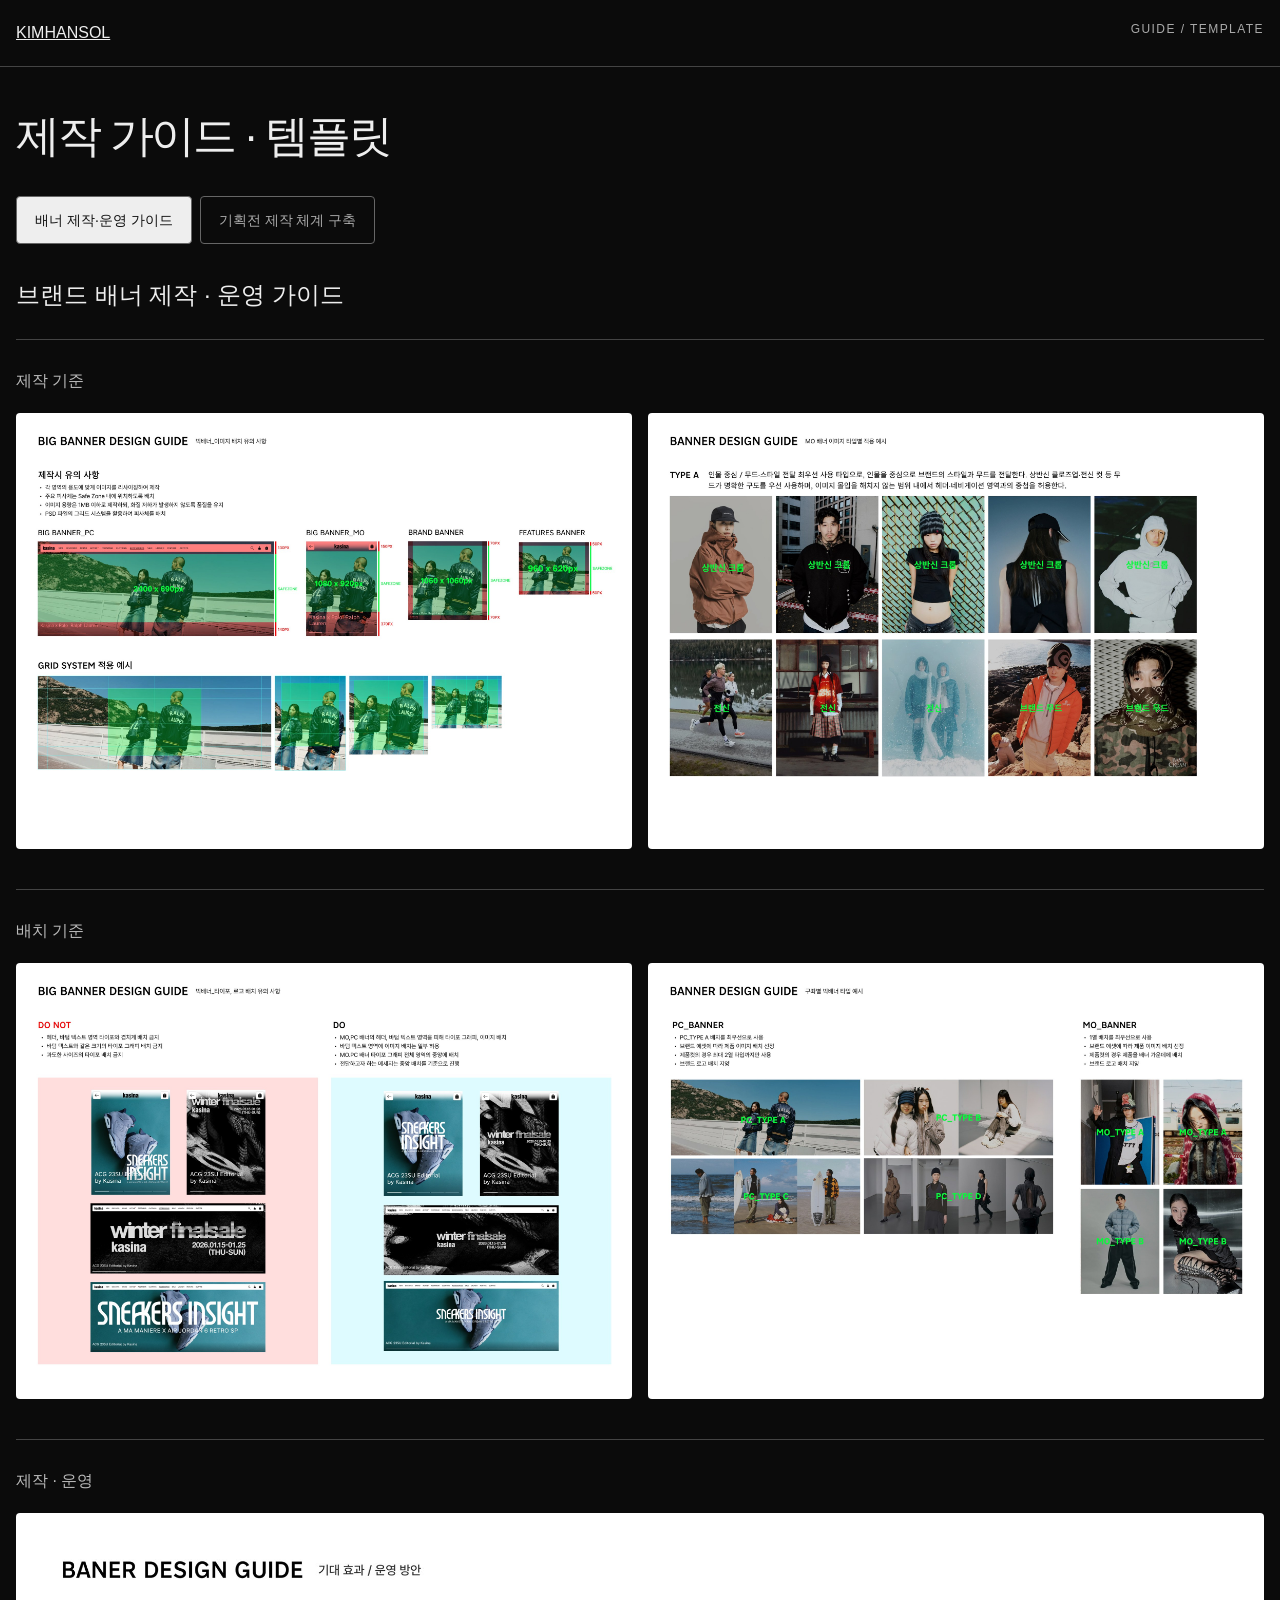
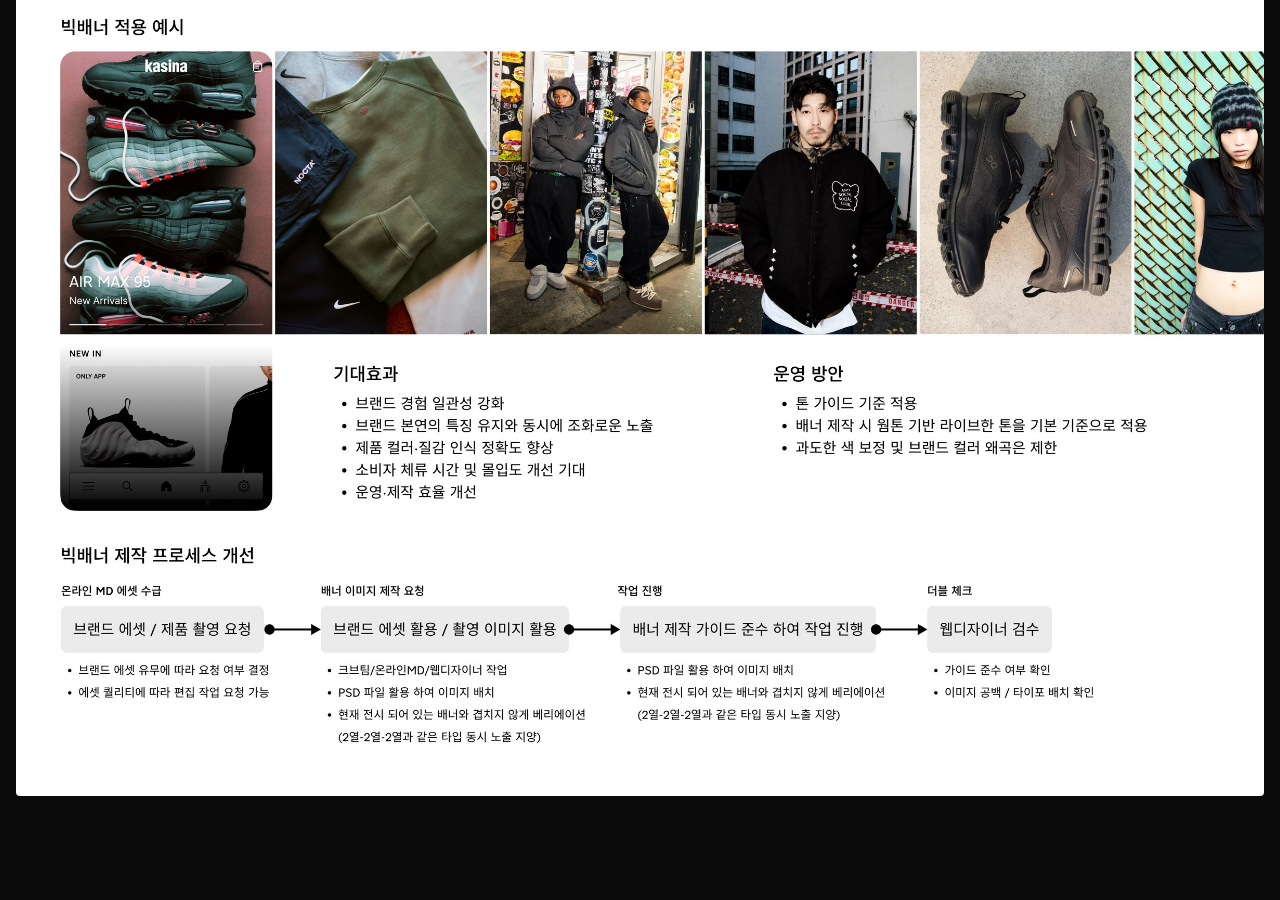
<file: wireframes/workflow.html>
<!doctype html><html lang="ko"><meta charset="utf-8"><meta name="viewport" content="width=device-width,initial-scale=1"><title>제작 가이드 · 템플릿 — KIMHANSOL</title><style>
*{box-sizing:border-box}body{margin:0;background:#0b0b0b;color:#eee;font-family:Arial,'Apple SD Gothic Neo',sans-serif;line-height:1.6}a{color:inherit}header{padding:22px 4%;border-bottom:1px solid #444;display:flex;justify-content:space-between}main{max-width:1080px;margin:auto;padding:70px 4%}h1{font-size:clamp(38px,6vw,76px);line-height:1.1;letter-spacing:-.05em;margin:20px 0}h2{font-size:30px;line-height:1.3}h3{font-size:20px}p{color:#aaa;max-width:760px}.label{font-size:12px;letter-spacing:.12em;color:#aaa}.grid{display:grid;grid-template-columns:1fr 1fr;gap:24px}.card{border:1px solid #666;padding:28px;text-decoration:none;display:block}.evidence{display:block;width:100%;height:auto;background:#fff}.evidence-link{display:block}.caption{font-size:13px;color:#aaa;margin:8px 0 20px}.placeholder{border:1px dashed #777;background:repeating-linear-gradient(135deg,#181818,#181818 12px,#202020 12px,#202020 13px);padding:40px 24px;min-height:170px;display:flex;flex-direction:column;align-items:center;justify-content:center;text-align:center;color:#ccc}.placeholder small{color:#999;margin-top:10px}nav{display:flex;gap:10px;margin:45px 0 20px}button{background:transparent;color:#aaa;border:1px solid #666;padding:14px 20px;cursor:pointer;font:inherit}button[aria-selected=true]{background:#eee;color:#111}section{padding:44px 0;border-top:1px solid #444}.step{display:grid;grid-template-columns:220px 1fr;gap:40px}.flow{display:grid;grid-template-columns:repeat(4,1fr);gap:12px}.flow div{border:1px solid #666;padding:24px 16px;position:relative}.flow div:not(:last-child):after{content:'→';position:absolute;right:-13px;top:40%;background:#0b0b0b;z-index:1}.note{border-left:2px solid #aaa;padding:12px 20px;color:#bbb}.tag{font-size:12px;border:1px solid #777;padding:4px 8px;color:#ccc}.intro{margin-bottom:50px}.hidden{display:none}footer{padding:30px 4%;color:#999;border-top:1px solid #444}@media(max-width:700px){main{padding-top:40px}.grid,.step,.flow{grid-template-columns:1fr}.step{gap:12px}.flow div:not(:last-child):after{content:'↓';top:auto;bottom:-17px;left:50%;right:auto}.card{padding:20px}nav{flex-direction:column}h2{font-size:25px}}
.type-layout{display:grid;grid-template-columns:300px 1fr;gap:32px}.type-buttons{display:grid;gap:8px}.type-buttons button{text-align:left;padding:12px;font-size:14px}.type-buttons button.active{background:#eee;color:#111}.type-detail{border:1px solid #555;padding:28px}.page-mock{background:#eee;color:#222;padding:18px;margin:26px 0;display:grid;gap:10px}.mock-box{border:1px solid #999;background:#ddd;text-align:center;padding:18px;font-size:12px}.mock-hero{min-height:140px;display:grid;place-items:center}.mock-cols{display:grid;grid-template-columns:1fr 1fr;gap:10px}.mock-copy{padding:15px;text-align:center;border-bottom:1px solid #aaa;font-size:12px}.mock-cta{background:#333;color:white;padding:10px;text-align:center;font-size:12px}.mock-nav{border:1px solid #999;padding:8px;text-align:center;font-size:11px}.page-mock.vertical .mock-hero{width:45%;min-height:240px;margin:auto}@media(max-width:700px){.type-layout{grid-template-columns:1fr}.type-buttons{grid-template-columns:1fr 1fr}.type-detail{padding:18px}}.mock-products{display:grid;grid-template-columns:repeat(4,minmax(0,1fr));gap:8px}.mock-product{min-width:0;font-size:10px}.mock-product>div{aspect-ratio:1;background:#ccc;border:1px solid #aaa;display:grid;place-items:center;font-size:9px}.mock-product small{display:block;padding:6px 0;font-size:9px;color:#555}.mock-hero{min-height:0;padding:0;width:100%}.mock-hero.launch-ratio{aspect-ratio:4/3}.mock-hero.promo-ratio{aspect-ratio:2400/960}.wire-coupon{display:flex;align-items:center;justify-content:space-between;background:#333;color:#fff;border:1px solid #333;border-radius:4px;padding:16px 0 16px 16px;text-align:left}.wire-coupon strong{display:block;font-size:15px;line-height:1.4}.wire-coupon span{display:block;font-size:11px;margin-top:4px}.wire-coupon small{display:block;font-size:10px;color:rgba(255,255,255,.35);margin-top:4px}.coupon-download{border-left:1px dashed #777;padding:8px 22px;display:grid;place-items:center}.mock-benefits{display:grid;grid-template-columns:1fr 1fr;gap:12px}.benefit-card{background:#e0e0e0;border:1px solid #bbb;padding:12px;display:flex;flex-direction:column;justify-content:space-between}.benefit-card .wire-coupon{margin-top:18px}.gift-wire,.reward-wire{display:flex;flex-direction:column;align-items:center;text-align:center;gap:8px;padding:18px 8px;font-size:12px}.gift-image{width:90px;aspect-ratio:1;background:#ccc;border:1px dashed #999;display:grid;place-items:center;font-size:10px}.reward-wire strong{font-size:20px}.reward-wire b{border-top:1px solid #aaa;width:100%;padding-top:12px;margin-top:15px;font-size:11px}.reward-wire small,.gift-wire small{color:#666}.benefit-card .coupon-download{padding:8px 12px}@media(max-width:700px){.mock-benefits{grid-template-columns:1fr}}main{width:100%;max-width:1080px;padding-left:24px;padding-right:24px}.type-layout{grid-template-columns:240px minmax(0,1fr);gap:20px}.type-detail{padding:20px}.wire-coupon{background:#dedede;color:#333;border:1px solid #999;border-radius:4px}.wire-coupon strong{font-size:12px;font-weight:400}.wire-coupon span,.wire-coupon small{color:#666}.coupon-download{border-color:#999}.wire-coupon svg{width:16px;height:16px}.reward-wire strong{font-size:13px;font-weight:400}.gift-image{background:#ddd}.mock-cta{background:#ddd;border:1px solid #999;color:#333}.benefit-card{background:#e6e6e6}.page-mock{gap:8px}@media(max-width:700px){.type-layout{grid-template-columns:1fr}main{padding-left:18px;padding-right:18px}}
/* Separate the process summary from the original guide document. */
.guide-operation h2{font-size:30px;font-weight:400;margin:12px 0 16px}
.operation-intro{font-size:14px;line-height:1.8;margin:0 0 32px}
.operation-flow{display:grid;grid-template-columns:repeat(4,minmax(0,1fr));gap:32px;padding:0;margin:0 0 48px;list-style:none}
.operation-flow li{position:relative;display:flex;align-items:center;justify-content:center;min-height:76px;padding:16px 12px;border:1px solid #555;border-radius:4px;background:#111;text-align:center;font-size:14px;font-weight:400}
.operation-flow li:first-child,.operation-flow li:last-child{border-radius:4px}
.operation-flow li>svg{position:absolute;left:calc(100% + 4px);top:50%;transform:translateY(-50%);color:#999}
.guide-document{max-width:820px;margin:0 auto;padding:20px;border:1px solid #444;border-radius:4px;background:#111}
.guide-document figcaption{display:flex;justify-content:space-between;gap:12px;margin:0 0 16px;color:#aaa;font-size:12px}
.guide-document .evidence{display:block;width:100%;height:auto;margin:0}
.guide-document .evidence-link{cursor:zoom-in}
.guide-operation>.caption{max-width:820px;margin:16px auto 0;font-size:12px}
@media(max-width:700px){.operation-flow{grid-template-columns:1fr 1fr;gap:20px 32px;margin-bottom:32px}.operation-flow li>svg{display:none}.operation-flow li{min-height:68px;font-size:13px}.guide-document{padding:12px}.guide-document figcaption{font-size:11px}.guide-operation h2{font-size:26px}}
.guide-document{max-width:none;margin:0;padding:0;border:0;background:transparent;border-radius:0}.operation-flow{margin-bottom:40px}
/* Concise guide: original documents with short section labels. */
header{padding:20px 16px}main{max-width:1440px;padding:40px 16px 64px}
.intro{margin:0 0 32px}.intro h1{font-size:clamp(28px,4vw,44px);font-weight:400;line-height:1.3;margin:0}
nav{margin:0 0 32px;gap:8px}nav button{border-radius:4px;font-size:14px;padding:12px 18px}
.guide-heading{padding:0 0 24px;border-top:0}.guide-heading h2{margin:0;font-size:24px;font-weight:400}
.guide-group{padding:28px 0 40px}.guide-group h3{margin:0 0 20px;font-size:16px;font-weight:400;color:#bbb}
.guide-group .grid{align-items:start;gap:16px}.guide-group .evidence{border-radius:4px}.evidence-link{cursor:zoom-in}
@media(max-width:700px){main{padding-top:28px}.intro{margin-bottom:24px}.guide-heading h2{font-size:21px}.guide-group{padding:24px 0 28px}nav{flex-direction:row;flex-wrap:wrap}nav button{font-size:12px;padding:10px 12px}}
body :is(h1,h2,h3,h4,p,li,button,a,small){line-height:1.6}
.gift-wire{flex-direction:row;align-items:center;justify-content:center;gap:20px;text-align:left}.gift-wire .gift-image{flex:0 0 90px}.gift-text{display:flex;flex-direction:column;align-items:flex-start;gap:8px;min-width:0}

.benefit-card .gift-wire{box-sizing:border-box;width:100%;margin-top:18px;padding:16px;justify-content:flex-start;gap:20px;background:#dedede;color:#333;border:1px solid #999;border-radius:4px}

.wire-notice{width:100%;margin:0 auto;background:none;color:#757575;text-align:left;font-size:11px;line-height:1.7}
.wire-notice summary{display:flex;align-items:center;gap:12px;width:fit-content;margin-top:16px;color:#555;cursor:pointer;list-style:none;font-weight:600}
.wire-notice summary::-webkit-details-marker{display:none}
.wire-notice summary::after{content:'+';color:#999;font-size:16px;font-weight:400;line-height:1}
.wire-notice[open] summary::after{content:'−'}
.wire-notice ul{margin:16px 0 0;padding-left:16px}.wire-notice li{padding-left:2px}.wire-notice li::marker{color:#555}

/* Wireframe geometry follows the local launch and promotion templates.
   Campaign assets remain neutral placeholders; product display stays four columns. */
.page-mock{display:block;padding:0;background:#eee;color:#222;overflow:hidden;container-type:inline-size}
.page-mock p{max-width:none;color:inherit;margin:0}.page-mock strong{font-weight:500}
.wire-image{display:grid;place-items:center;background:#ddd;border:1px dashed #aaa;font-size:11px;text-align:center;min-width:0;border-radius:4px}
.wire-launch-title{text-align:center;padding:54px 16px 32px}.wire-launch-title strong{display:block;font-size:24px;line-height:28px}.wire-launch-title span{display:block;margin-top:8px;font-size:13px}
.wire-launch-hero{aspect-ratio:4/3;width:100%}
.wire-launch-copy{max-width:720px;margin:0 auto;padding:48px 16px 0;font-size:15px;line-height:22px;text-align:left}
.wire-launch-info{padding-top:24px}.wire-launch-info>strong{font-size:13px;display:block;margin-bottom:8px}.wire-launch-info ul{padding-left:16px;margin:0;font-size:13px;line-height:20px}
.wire-launch-info .wire-coupon{margin-top:16px}
.wire-editorial{display:grid;grid-template-columns:1fr 1fr;gap:8px;padding:48px 0}.wire-editorial .wire-image{aspect-ratio:4/5}
.wire-only-app{max-width:720px;margin:24px auto 0;padding:16px;background:#e0e0e0;border-radius:4px;display:flex;gap:12px;align-items:center;font-size:11px}
.wire-only-app strong{white-space:nowrap}.wire-draw-action{max-width:720px;margin:0 auto;padding:0 16px 48px}.wire-draw-action button{width:100%;line-height:48px;padding:0;border-radius:4px;background:#333;color:#fff;font-size:13px;opacity:1;cursor:default}
.wire-gift-modal summary{cursor:pointer;text-decoration:underline;font-size:13px}.wire-gift-modal>div{max-width:336px;margin:16px auto 0;padding:16px;background:#fff;border-radius:4px}.wire-gift-preview{aspect-ratio:1;margin:16px 0 12px}
.wire-promo-hero{position:relative;aspect-ratio:2400/960;min-height:180px}.wire-promo-hero>.wire-image{position:absolute;inset:0;border-radius:0;align-items:start;padding-top:16px}
.wire-hero-copy{position:absolute;bottom:0;left:0;width:100%;padding:0 16px 32px;text-align:center}.wire-hero-copy>strong{font-size:20px;line-height:24px}.wire-hero-copy p{font-size:13px;line-height:20px;margin-top:8px}
.wire-promotion-benefit{padding:40px 16px 80px}.mock-benefits{max-width:1080px;margin:0 auto;display:grid;grid-template-columns:repeat(2,minmax(0,1fr));gap:16px}
.benefit-card{padding:24px;border:0;border-radius:4px;background:#e6e6e6;display:flex;flex-direction:column;text-align:left;min-width:0;justify-content:flex-start}
.wire-benefit-label{font-size:11px;font-weight:700!important;margin-bottom:12px}.wire-benefit-head{margin-bottom:16px}.wire-benefit-head strong{display:block;font-size:14px;line-height:20px}.wire-benefit-head small{display:block;margin-top:2px;font-size:11px;line-height:16px;color:#999}
.benefit-card .wire-coupon{margin-top:auto}.wire-coupon{padding:14px 0 14px 16px;border-radius:4px;min-width:0;gap:8px}.wire-coupon strong{font-size:13px;line-height:14px;font-weight:600}.wire-coupon small{font-size:10px;line-height:12px;margin-top:3px}.coupon-download,.benefit-card .coupon-download{height:36px;padding:0 26px;flex-shrink:0;border-left:1px dashed #999}
.benefit-card .gift-wire{margin-top:auto;padding:8px;gap:16px;background:#dedede;border:1px solid #999;border-radius:4px;justify-content:flex-start}.gift-wire .gift-image{width:70px;height:70px;flex:0 0 70px;font-size:9px;border-radius:4px}.gift-text{gap:2px}.gift-text strong{font-size:14px;line-height:20px}.gift-text small{font-size:11px;line-height:16px;color:#999}
.wire-notice{max-width:1080px;font-size:13px;line-height:20px}.wire-notice summary{font-size:13px;margin-top:16px}.wire-notice ul{margin-top:16px}
.wire-products{padding:24px 16px 32px}.wire-products-heading{font-size:12px;margin-bottom:16px}.mock-product>.wire-image{aspect-ratio:1}.mock-products{grid-template-columns:repeat(4,minmax(0,1fr));gap:8px}
@container (max-width:600px){.mock-benefits{grid-template-columns:1fr}.benefit-card{padding:20px}.wire-promo-hero{aspect-ratio:1080/1440;min-height:0}.wire-hero-copy{text-align:left;padding-bottom:32px}.wire-hero-copy p{font-size:13px}.wire-launch-title{padding:40px 16px 32px}.wire-launch-title strong{font-size:18px;line-height:24px}.wire-launch-copy{font-size:13px;line-height:20px}.wire-editorial{grid-template-columns:1fr;padding:48px 16px}.wire-only-app{margin-inline:16px;flex-direction:column;align-items:flex-start}}

</style><header><a href="../index.html#workflow-banner-guide">KIMHANSOL</a><span class="label">GUIDE / TEMPLATE</span></header><main><div class="intro"><h1>제작 가이드 · 템플릿</h1></div><nav id="case" aria-label="사례 선택"><button aria-selected="true" onclick="selectCase(0)">배너 제작·운영 가이드</button><button aria-selected="false" onclick="selectCase(1)">기획전 제작 체계 구축</button></nav>
<article id="guide"><section class="guide-heading"><h2>브랜드 배너 제작 · 운영 가이드</h2></section><section class="guide-group"><h3>제작 기준</h3><div class="grid"><a class="evidence-link" href="../images/workflow/guide-00.jpg" target="_blank" rel="noopener"><img class="evidence" src="../images/workflow/guide-00.jpg" alt="배너 규격과 안전 영역" loading="lazy"></a><a class="evidence-link" href="../images/workflow/guide-06.jpg" target="_blank" rel="noopener"><img class="evidence" src="../images/workflow/guide-06.jpg" alt="모바일 이미지 유형별 제작 기준" loading="lazy"></a></div></section><section class="guide-group"><h3>배치 기준</h3><div class="grid"><a class="evidence-link" href="../images/workflow/guide-01.jpg" target="_blank" rel="noopener"><img class="evidence" src="../images/workflow/guide-01.jpg" alt="배너 배치 DO / DO NOT" loading="lazy"></a><a class="evidence-link" href="../images/workflow/guide-05.jpg" target="_blank" rel="noopener"><img class="evidence" src="../images/workflow/guide-05.jpg" alt="PC와 모바일 배너 유형" loading="lazy"></a></div></section><section class="guide-group"><h3>제작 · 운영</h3><div class="guide-original"><a class="evidence-link" href="../images/workflow/guide-12.jpg" target="_blank" rel="noopener"><img class="evidence" src="../images/workflow/guide-12.jpg" alt="배너 적용 예시와 제작·검수 운영 가이드" loading="lazy"></a></div></section></article>
<article id="system" class="hidden"><section><span class="label">PROJECT OVERVIEW</span><h2>기획전 제작 체계 구축</h2><p>담당 범위 · 디자인·코드 템플릿 제작 / 요청 데이터 시트 제작 / 업무 자동화</p><p class="note">발매·프로모션 기획전을 유형별로 템플릿화하고, 요청 정보를 전달하는 데이터 시트를 제작했습니다. 운영 시트의 공통 입력 항목과 유형별 추가 항목을 기준으로 제작 구조를 정리했습니다. Slack 자동화의 세부 연동 방식은 추가 확인이 필요합니다.</p></section><section><span class="label">01 / 유형 선택 기준</span><h2>기획 목적과 에셋에 맞춰<br>템플릿을 선택합니다.</h2><p>발매는 기본 / 프로모션 / 프로모션+증정 / 발매+드로우로 구분하고, 프로모션 기획전은 별도 혜택 영역의 유무로 구분합니다. 아래 유형을 누르면 선택 조건과 페이지 구조를 확인할 수 있습니다. 이 와이어프레임에서는 제품 카드 4개를 한 줄로 표시합니다.</p><div class="type-layout"><div><h3>발매 기획전</h3><div id="launch-types" class="type-buttons"></div><h3>프로모션 기획전</h3><div id="promo-types" class="type-buttons"></div></div><div class="type-detail"><span id="type-code" class="label"></span><h2 id="type-title"></h2><p id="type-condition"></p><div id="type-mock" class="page-mock"></div><div class="grid"><div><h3>요청 시 필요한 정보</h3><p id="type-input"></p></div><div><h3>운영·검수 포인트</h3><p id="type-check"></p></div></div></div></div><p class="caption">분류 기준: 사용자 확인 및 기획전 운영 시트. 1080px 전체 폭과 제품 4개는 시안 표시 기준입니다. 이미지·영상은 각 유형의 콘텐츠 구성에 맞춰 적용합니다.</p></section><section><span class="label">02 / 하나의 실제 사례</span><h2>요청 정보가 페이지가 되기까지</h2><div class="flow" style="grid-template-columns:repeat(3,1fr)"><div class="placeholder">요청 시트 공통 항목<small>타이틀 / 본문 / 이미지 URL<br>일정·발매 정보 / 혜택 / 기타 요청</small></div><div class="placeholder">유형별 템플릿 선택<small>기본 → 공통 구성<br>프로모션 → 혜택 추가<br>프로모션+증정 → 증정 안내 추가</small></div><div class="placeholder">완성 페이지<small>동일 프로젝트 결과물</small></div></div><p>시트에서 확인한 요청 기준: 오픈일 D-3까지 요청, 기존과 다른 디자인은 별도 협의. 위 도식은 요청 항목과 페이지 영역의 대응을 재구성한 예시입니다.</p></section><section><span class="label">03 / 업무 흐름</span><h2>요청부터 완료까지 연결</h2><div class="flow"><div>Slack 업무 요청</div><div>시트 자동 기록</div><div>작업 진행</div><div>Slack 완료 처리</div></div><p>사용자가 설명한 흐름을 바탕으로 한 구성입니다. 실제 자동화 화면과 완료 처리 방식을 확인해 주석을 보완합니다.</p><div class="placeholder">실제 요청·시트·완료 화면 증빙<small>핵심 부분만 확대 / 개인정보 제외</small></div></section><section><span class="label">04 / 변화와 확인</span><h2>무엇을 표준화했는가</h2><div class="grid"><div class="card">제작 체계<p>유형별 디자인·코드 템플릿과 요청 정보 전달 양식을 구축했습니다.</p></div><div class="card">효과 검증 자료 자리<p>도입 전후 요청 누락 · 반복 확인 · 제작 시간 기록이 있을 때 비교합니다. 확인 전에는 수치를 쓰지 않습니다.</p></div></div></section></article></main><script>function selectCase(n){document.querySelectorAll('article').forEach((a,i)=>a.classList.toggle('hidden',i!==n));document.querySelectorAll('nav button').forEach((b,i)=>b.setAttribute('aria-selected',i===n?'true':'false'))}const typeData=[["launch", "기본", "별도 혜택·증정 안내 없이 발매 정보를 전달할 때", "타이틀/부제 · 메인 이미지/영상 · 본문 · 발매 장소/일시 · 에디토리얼 이미지", "타이틀 30자 이하 · 본문 250자 이하 · 이미지 최대 10개(추가 협의) · 세로 이미지 짝수 배열", "cols"], ["launch", "프로모션", "기본 발매 구성에 LAUNCH BENEFIT 안내가 추가될 때", "기본 발매 항목 + 혜택 내용 · 쿠폰 스킴 · 기타 요청사항", "혜택 유무 확인 · 쿠폰 설정 담당과 조건 확인 · 없는 항목 제외", "launchpromo"], ["launch", "프로모션+증정", "발매 혜택에 증정품과 조건을 안내해야 할 때", "기본 항목 + 증정품명 · 이미지 · 장소/기간 · 조건 · 유의사항", "모달형 / 제품카드형 선택 · 쿠폰은 요청 시 추가 · 에셋 미수급 시 텍스트 대체 · 매장/소진/반품 조건 확인", "launchgift"], ["launch", "발매+드로우", "응모·당첨·구매 절차를 안내하는 발매", "기본 정보 + 제품/가격 · 응모 시작/종료 · 당첨 발표 · 구매 기간 · 드로우 ID", "앱전용 안내 · 응모 기간/상태 · 버튼 연결 · 매장별 버튼 구분", "launchdraw"], ["promo", "TYPE A · 쿠폰·증정 영역 없음", "별도의 쿠폰·증정 컴포넌트 없이 배너·설명·일정으로 안내할 때", "타이틀 · 본문 · 일정 · PC/MO 배너", "타이틀 30자 이하 · 본문 150자 이하 · 요청 원고 줄바꿈 반영", "promoa"], ["promo", "쿠폰(다운로드)+증정품", "다운로드 쿠폰과 구매 조건에 따른 증정품을 함께 안내할 때", "쿠폰 번호/할인율/만료 · 증정품명/이미지 · 증정 조건 · 유의사항", "다운로드 쿠폰 연결 · 증정 대상/조건 · 소진·반품 안내", "promogift"], ["promo", "쿠폰(다운로드)+베네핏", "다운로드 쿠폰과 별도의 조건부 혜택을 함께 안내할 때", "쿠폰 번호/할인율/만료 · 혜택명 · 지급 조건 · 적용 기간", "쿠폰 다운로드와 혜택 적용 방식 구분 · 조건 누락 확인", "promobenefit"], ["promo", "쿠폰(다운로드)+포인트(지급형)", "다운로드 쿠폰과 조건 충족 시 지급되는 포인트를 함께 안내할 때", "쿠폰 번호/할인율/만료 · 포인트 지급 내용 · 대상/시점 · 유효기간", "다운로드 동작은 쿠폰에만 표시 · 포인트 지급 조건/시점 확인", "promopoint"]];function typeView(i){
 const d=typeData[i],launch=d[0]==='launch';
 document.getElementById('type-code').textContent=launch?'LAUNCH TEMPLATE':'PROMOTION TEMPLATE';
 document.getElementById('type-title').textContent=d[1];
 document.getElementById('type-condition').textContent=d[2];
 document.getElementById('type-input').textContent=d[3];
 document.getElementById('type-check').textContent=d[4];
 const image=(label,cls='')=>`<div class="wire-image ${cls}">${label}</div>`;
 const notice=(draw=false)=>`<details class="wire-notice"><summary>유의 사항</summary><ul>${(draw?['응모 방법 / 구매 가능 매장','1인당 구매 수량 / 본인 확인 안내','당첨 및 구매 유의사항']:['쿠폰 사용 기간 : YYYY.MM.DD HH:MM - YYYY.MM.DD HH:MM','다운로드한 쿠폰은 [MY PAGE 보유 쿠폰]에서 확인 가능합니다.','해당 쿠폰은 일부 상품 대상으로만 적용 가능합니다.','쿠폰 사용 가능 기간 이후 단순 변심으로 인한 반품 시, 쿠폰 재발급은 불가능합니다.']).map(t=>`<li>${t}</li>`).join('')}</ul></details>`;
 const download='<svg width="16" height="16" viewBox="0 0 24 24" fill="none" stroke="currentColor" stroke-width="1.5"><path d="M12 3v12m-5-5 5 5 5-5M4 16v5h16v-5"/></svg>';
 const ticket=(point=false)=>`<div class="wire-coupon"><div><strong>${point?'00% REWARD POINTS':'00% OFF COUPON'}</strong><small>YYYY.MM.DD 까지</small></div><div class="coupon-download" aria-label="${point?'지급 안내':'다운로드 아이콘'}">${point?'✓':download}</div></div>`;
 const benefit=(kind,n)=>`<div class="benefit-card"><strong class="wire-benefit-label">BENEFIT 0${n}.</strong><div class="wire-benefit-head"><strong>${kind==='gift'?'구매 조건 / 증정 대상':kind==='point'?'구매 조건 충족 시 적립금 지급':kind==='benefit'?'혜택명 / 적용 조건':'쿠폰명 / 적용 조건'}</strong><small>${kind==='gift'?'증정 기간 / 수량 안내':'혜택 설명 / 적용 대상'}</small></div>${kind==='gift'?`<div class="gift-wire"><div class="gift-image">GIFT IMAGE</div><div class="gift-text"><strong>증정품명</strong><small>재고 소진 시 증정 제한</small></div></div>`:ticket(kind==='point'||kind==='benefit')}</div>`;
 const products='<div class="wire-products"><div class="wire-products-heading">PRODUCTS</div><div class="mock-products">'+Array.from({length:4},(_,j)=>`<div class="mock-product">${image('PRODUCT '+(j+1))}<small>브랜드 · 제품명<br>가격</small></div>`).join('')+'</div></div>';
 let m='';
 if(launch){
  m='<div class="wire-launch-title"><strong>TITLE</strong><span>LAUNCH</span></div>'+image('MAIN IMAGE · 960 × 720 / 4:3','wire-launch-hero');
  if(d[5]==='launchdraw')m+='<div class="wire-only-app"><strong>ONLY APP</strong><span>앱 전용 상품 · 카시나 앱을 통해 응모</span></div>';
  m+='<div class="wire-launch-copy"><p>발매 소개 본문 / 브랜드 및 제품 설명</p><div class="wire-launch-info"><strong>'+ (d[5]==='launchdraw'?'DRAW INFORMATION':'LAUNCH INFORMATION')+'</strong><ul>'+(d[5]==='launchdraw'?'<li>응모 제품: 제품명 / 품번 / 가격</li><li>응모 일정: 시작 일시 - 종료 일시</li><li>당첨자 발표: YYYY.MM.DD HH:MM</li><li>구매 기간: 시작 일시 - 종료 일시</li>':'<li>STORE: 발매 매장 / 온라인</li><li>DATE: YYYY.MM.DD HH:MM</li>')+'</ul></div>';
  if(d[5]==='launchpromo')m+='<div class="wire-launch-info"><strong>LAUNCH BENEFIT</strong><p>발매 혜택 / 적용 조건 / 기간</p>'+ticket()+'</div>';
  if(d[5]==='launchgift')m+='<div class="wire-launch-info"><strong>LAUNCH BENEFIT</strong><p>증정 조건 / 기간 / 대상 매장</p><details class="wire-gift-modal"><summary>증정 안내 보기 ↗</summary><div><strong>GIFT EVENT</strong>'+image('GIFT IMAGE','wire-gift-preview')+'<p>증정품명 / 증정 조건</p><small>소진 및 반품 유의사항</small></div></details></div>';
  if(d[5]==='launchdraw')m+='<div class="wire-launch-info"><strong>DETAILS</strong><ul><li>앱을 통한 추첨 응모 / 매장 선택 안내</li><li>구매 수량 및 본인 확인 안내</li></ul></div>';
  m+='</div><div class="wire-editorial">'+Array.from({length:4},(_,j)=>image('EDITORIAL IMAGE '+(j+1))).join('')+'</div>';
  if(d[5]==='launchdraw')m+='<div class="wire-draw-action"><button type="button" disabled>응모하기</button>'+notice(true)+'</div>';
 }else{
  m='<div class="wire-promo-hero">'+image('MAIN IMAGE · PC 2400 × 960 / MO 1080 × 1440')+'<div class="wire-hero-copy"><strong>TITLE</strong><p>프로모션 소개 본문 / 혜택 설명</p><p>DATE: YYYY.MM.DD - YYYY.MM.DD</p></div></div>';
  if(d[5]!=='promoa')m+='<div class="wire-promotion-benefit"><div class="mock-benefits">'+benefit('coupon',1)+benefit(d[5]==='promogift'?'gift':d[5]==='promopoint'?'point':'benefit',2)+'</div>'+notice()+'</div>';
 }
 const root=document.getElementById('type-mock');root.className='page-mock '+(launch?'wire-launch':'wire-promotion');root.innerHTML=m+products;
 document.querySelectorAll('.type-buttons button').forEach((b,n)=>{b.classList.toggle('active',n===i);b.setAttribute('aria-pressed',n===i)});
}
typeData.forEach((d,i)=>{const b=document.createElement('button');b.textContent=d[1];b.onclick=()=>typeView(i);document.getElementById(d[0]+'-types').appendChild(b)});typeView(0);</script></html>
</file>
